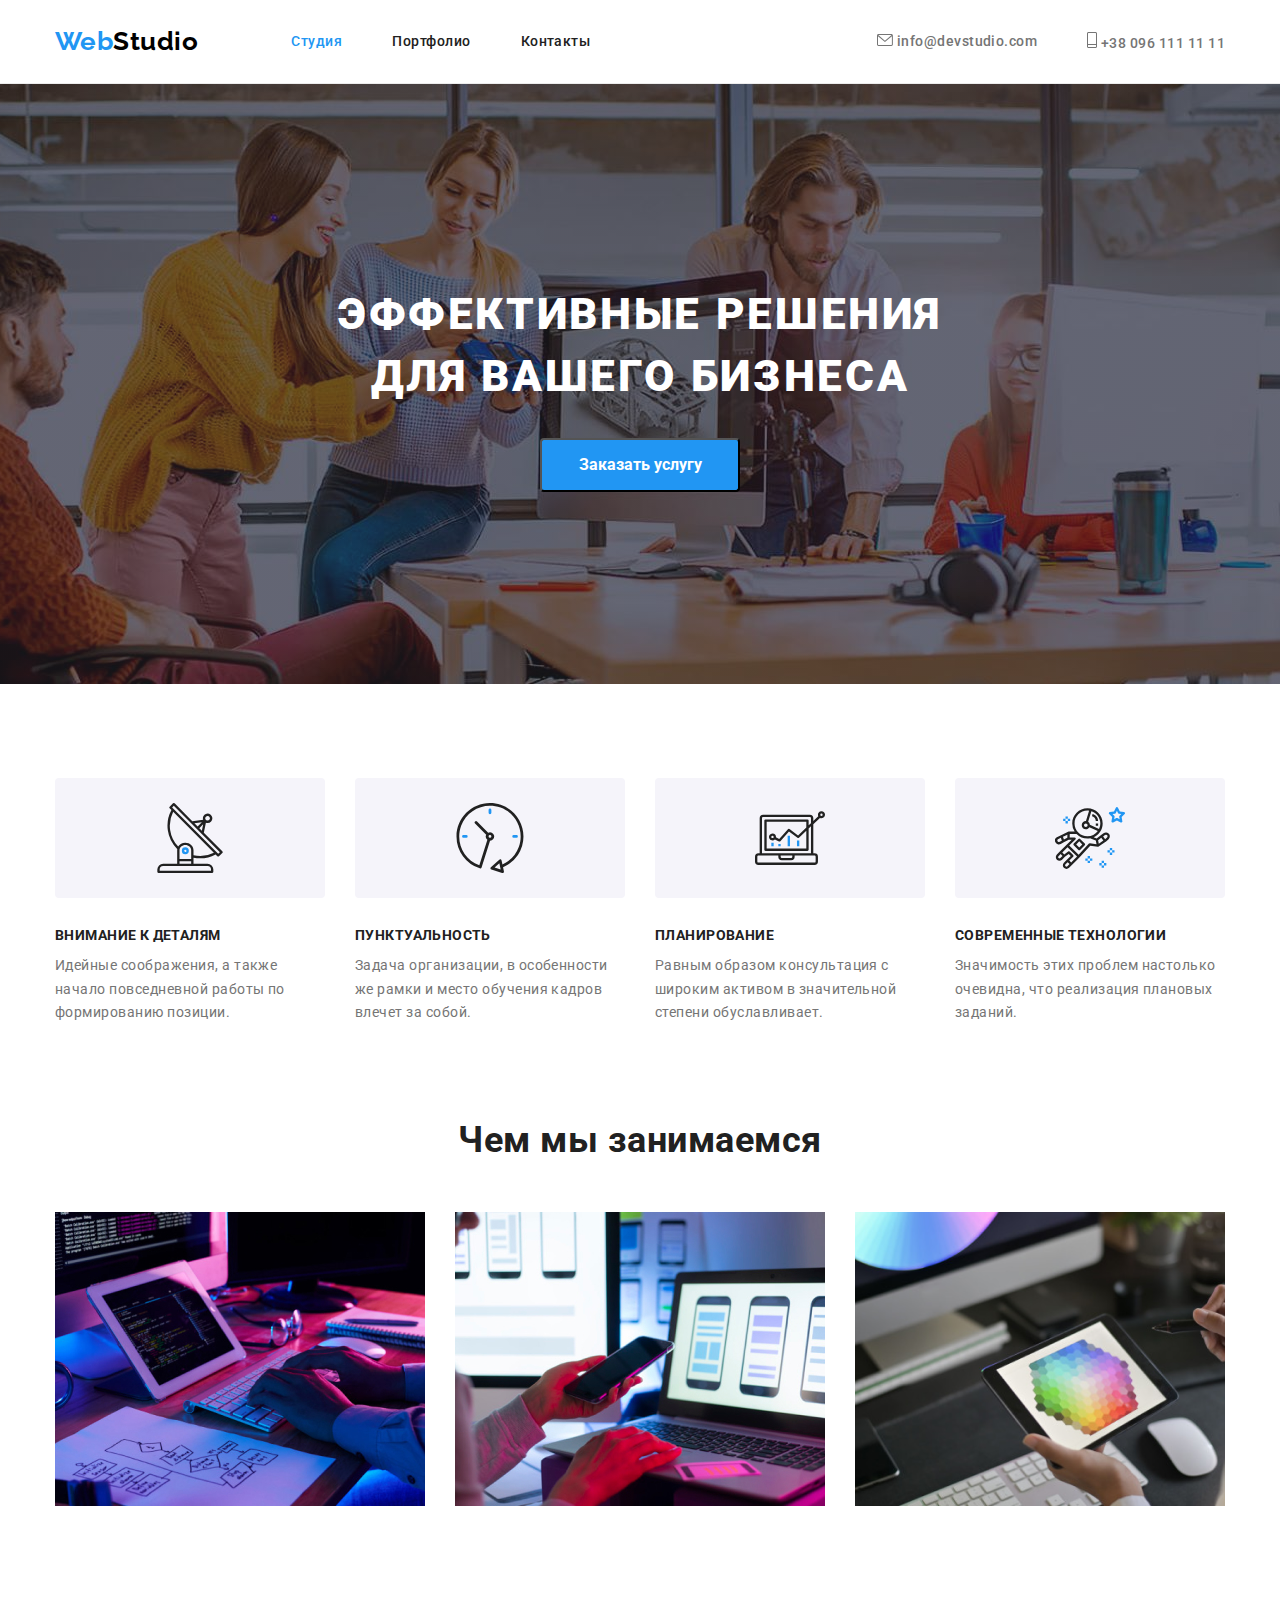
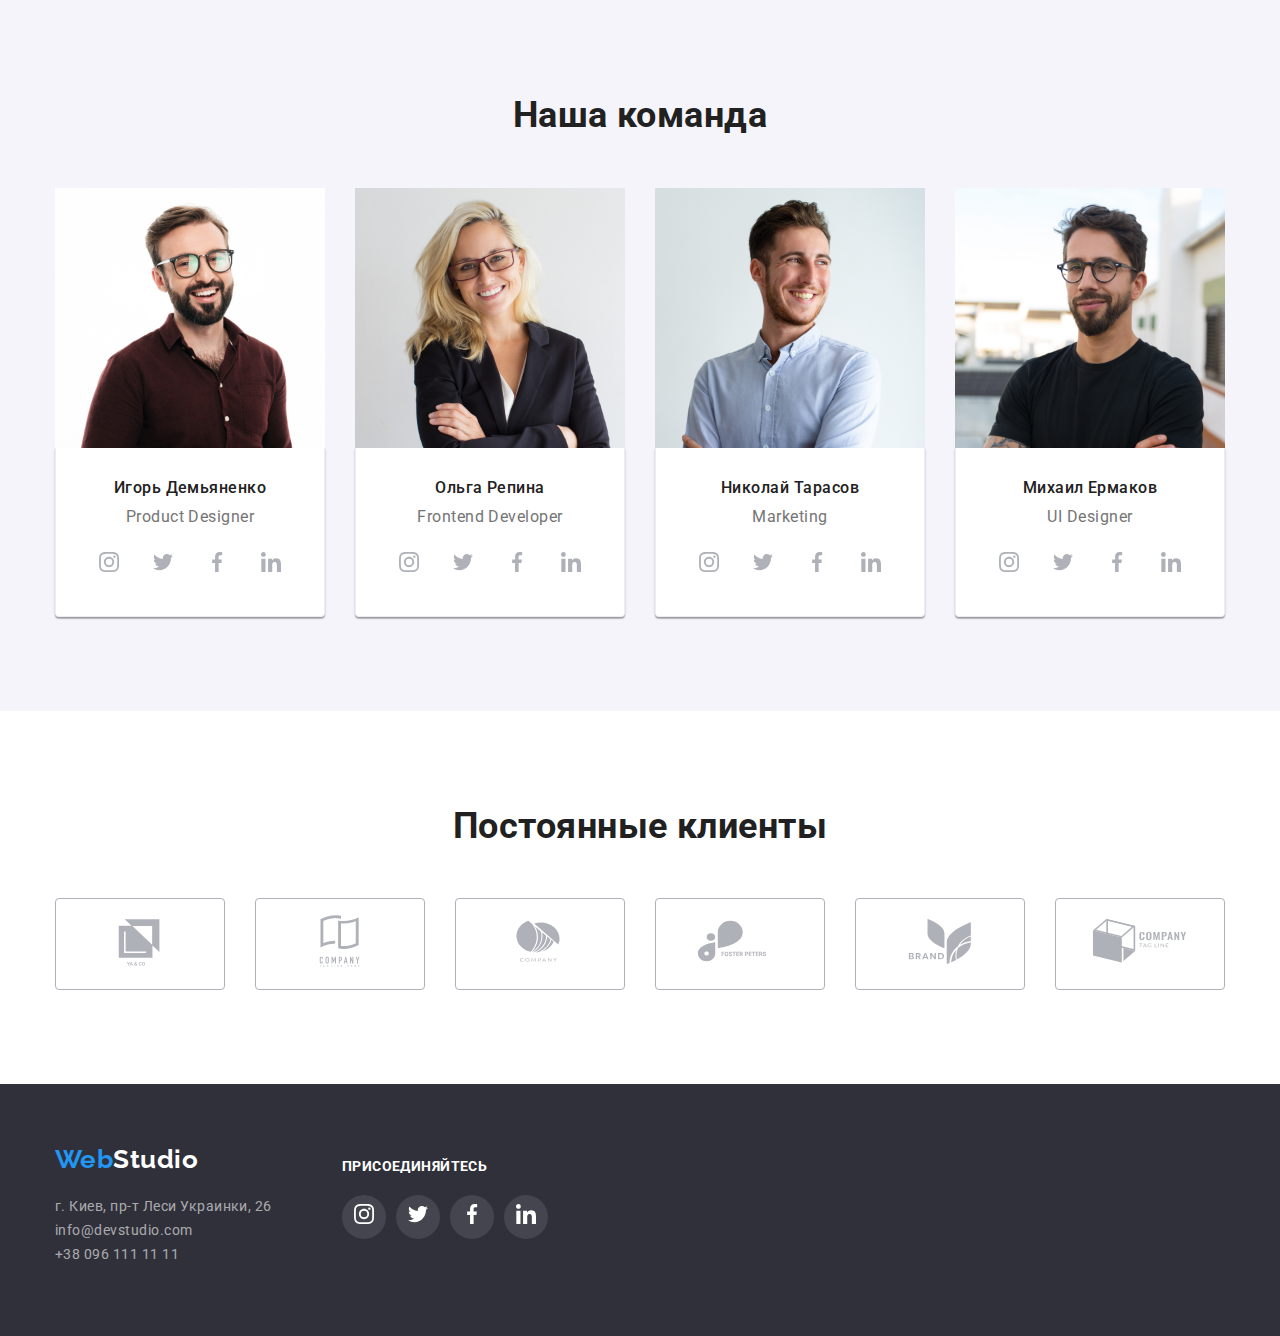
<file: index.html>
<!DOCTYPE html>
<html lang="ru">
<head>
    <meta charset="UTF-8">
    <meta http-equiv="X-UA-Compatible" content="IE=edge">
    <meta name="viewport" content="width=device-width, initial-scale=1.0">
    <title>HTML-CSS 38</title>
    <link rel="preconnect" href="https://fonts.gstatic.com">
<link href="https://fonts.googleapis.com/css2?family=Raleway:wght@700&family=Roboto:wght@400;500;700;900&display=swap" rel="stylesheet">
<link href="https://cdnjs.cloudflare.com/ajax/libs/modern-normalize/1.0.0/modern-normalize.min.css" rel="stylesheet">
<link rel="stylesheet" href="./css/styles.css"/>
</head>
<body>
    <header class="header-nav">
        <div class="container nav-adres">
        <!--навигация по сайту, контакты-->
        <nav class="main-nav">
        <a href="" class="logo">
        <span class="web">Web</span><span>Studio</span>
        </a>
            <ul class="site-nav">
                <li class="item">
                    <a href="" class="link current">Студия</a>
                </li> 
                <li class="item">
                    <a href="./portfolio.html" class="link">Портфолио</a>
                </li>
                <li class="item">
                    <a href="" class="link">Контакты</a>
                </li>
            </ul>
        </nav>
        
        <ul class="site-contact">
            <li class="item link">
                
                <a href="mailto:info@devstudio.com" class="link">
                    <svg class="envelope">
                        <use href="./img/symbol-defs.svg#icon-envelope">
                        </use>
                    </svg> 
                     info@devstudio.com
                </a>
            </li>
            <li class="item link">
                
                <a href="tel:+380961111111" class="link">
                    <svg class="smartphone">
                        <use href="./img/symbol-defs.svg#icon-tel">
                        </use>
                    </svg>
                    +38 096 111 11 11
                </a>
            </li>
        </ul>
    
        </div>
    </header>
    <main>
        <section class="hero overlay ">
            <div class="container">
            <!--герой-->
                <h1 class="hero-title">
                Эффективные решения<br>для вашего бизнеса
                </h1>
                     <button type="button" class="button-order">Заказать услугу</button>
        </div>
        </section>
        <section class="section">
            <div class="container">
            <!--описание особенностей веб-студии-->
            <h2 hidden>Особенности</h2>
            <ul class="features">
                <li class="item">
                    <div class="icon-border">
                        <svg class="icon" width="70" height="70">
                        <use href="./img/symbol-defs.svg#icon-antenna">
                        </use>
                    </svg>
                    </div>
                    <h3 class="features-title">Внимание к деталям</h3>
                    <p class="features-text">Идейные соображения, а также начало повседневной работы по формированию позиции.</p>                         
                </li>
                <li class="item">
                    <div class="icon-border">
                        <svg class="icon" width="70" height="70">
                        <use href="./img/symbol-defs.svg#icon-clock">
                        </use>
                    </svg>
                    </div>
                    <h3 class="features-title" >Пунктуальность</h3>
                    <p class="features-text">Задача организации, в особенности же рамки и место обучения кадров влечет за собой.</p>                         
                </li>
                <li class="item">
                    <div class="icon-border">
                        <svg class="icon" width="70" height="70" >
                        <use href="./img/symbol-defs.svg#icon-diagram">
                        </use>
                    </svg>
                    </div>
                    <h3 class="features-title">Планирование</h3>
                    <p class="features-text" >Равным образом консультация с широким активом в значительной степени обуславливает.</p>                         
                </li>
                <li class="item"> 
                    <div class="icon-border">
                        <svg class="icon" width="70" height="70">
                        <use href="./img/symbol-defs.svg#icon-astronaut">
                        </use>
                    </svg>
                    </div>
                    <h3 class="features-title" >Современные технологии</h3>
                    <p class="features-text">Значимость этих проблем настолько очевидна, что реализация плановых заданий.</p>                         
                </li>
            </ul>
        </div>
        </section>
        <section class="section specification">
            <div class="container">
            <!--чем занимается веб-студия-->
            <h2 class="section-title specification-title" >Чем мы занимаемся</h2>
            <ul class="specification-image">
                <li class="item">
                    <img src="./img/imgv.jpg" alt="ПК, планшет,клавиатура,блокнот на столе" width="370"/>
                </li>
                <li class="item">
                    <img src="./img/imgj.jpg" alt="Смартфон и ноутбук" width="370"/>
                </li>
                <li class="item">
                    <img src="./img/imgd.png" alt="Ноутбук, мышь, планшет" width="370"/>
                </li>
            </ul>
        </div>
        </section>
        <section class="section team">
            <div class="container">
            <!--сотрудники веб-студии--> 
            <h2 class="section-title team-title">Наша команда</h2>
            <ul class="team-image">
                <li class="item">
                    <img src="./img/igor.jpg" alt="Игорь Демьяненко" width="270"/>
                    <div class="team-border">
                    <h3 class="team-name">Игорь Демьяненко</h3>
                    <p lang="en" class="team-profession">Product Designer</p>
                    <ul class="socialnet">
                        <li class="item link"> 
                            <a href="#">
                            <svg  class="linknet" width="20" height="20">
                                <use href="./img/symbol-defs.svg#icon-insta">
                                </use>
                            </svg>
                        </a>
                        </li>
                        <li class="item link">
                            <a href="#">
                            <svg class="linknet" width="20" height="20">
                                <use href="./img/symbol-defs.svg#icon-twit">
                                </use>
                            </svg>
                        </a>
                        </li>
                        <li class="item link">
                            <a href="#">
                            <svg class="linknet" width="20" height="20">
                                <use href="./img/symbol-defs.svg#icon-fb">
                                </use>
                            </svg>
                        </a>
                        </li>
                        <li class="item link">
                            <a href="#">
                            <svg class="linknet" width="20" height="20">
                                <use href="./img/symbol-defs.svg#icon-in">
                                </use>
                            </svg>
                        </a>
                        </li>
                    </ul>
                </div>
                </li>
                <li class="item">
                    <img src="./img/olga.jpg" alt="Ольга Репина" width="270"/>
                    <div class="team-border">
                    <h3 class="team-name">Ольга Репина</h3>
                    <p lang="en" class="team-profession">Frontend Developer</p>
                    <ul class="socialnet">
                        <li class="item link"> 
                            <a href="#" >
                            <svg  class="linknet" width="20" height="20">
                                <use href="./img/symbol-defs.svg#icon-insta">
                                </use>
                            </svg>
                        </a>
                        </li>
                        <li class="item link">
                            <a href="#">
                            <svg class="linknet" width="20" height="20">
                                <use href="./img/symbol-defs.svg#icon-twit">
                                </use>
                            </svg>
                        </a>
                        </li>
                        <li class="item link">
                            <a href="#">
                            <svg class="linknet" width="20" height="20">
                                <use href="./img/symbol-defs.svg#icon-fb">
                                </use>
                            </svg>
                        </a>
                        </li>
                        <li class="item link">
                            <a href="#">
                            <svg class="linknet" width="20" height="20">
                                <use href="./img/symbol-defs.svg#icon-in">
                                </use>
                            </svg>
                        </a>
                        </li>
                    </ul>

                </div>
                </li>
                <li class="item">
                    <img src="./img/nik.jpg" alt="Николай Тарасов" width="270"/>
                    <div class="team-border">
                    <h3 class="team-name">Николай Тарасов</h3>
                    <p lang="en" class="team-profession">Marketing</p>
                    <ul class="socialnet">
                        <li class="item link"> 
                            <a href="#" >
                            <svg  class="linknet" width="20" height="20">
                                <use href="./img/symbol-defs.svg#icon-insta">
                                </use>
                            </svg>
                        </a>
                        </li>
                        <li class="item link">
                            <a href="#">
                            <svg class="linknet" width="20" height="20">
                                <use href="./img/symbol-defs.svg#icon-twit">
                                </use>
                            </svg>
                        </a>
                        </li>
                        <li class="item link">
                            <a href="#">
                            <svg class="linknet" width="20" height="20">
                                <use href="./img/symbol-defs.svg#icon-fb">
                                </use>
                            </svg>
                        </a>
                        </li>
                        <li class="item link">
                            <a href="#">
                            <svg class="linknet" width="20" height="20">
                                <use href="./img/symbol-defs.svg#icon-in">
                                </use>
                            </svg>
                        </a>
                        </li>
                    </ul>  
                </div>   
                </li>
                <li  class="item">
                    <img src="./img/maikl.jpg" alt="Михаил Ермаков" width="270"/>
                    <div class="team-border">
                    <h3 class="team-name">Михаил Ермаков</h3>
                    <p lang="en" class="team-profession">UI Designer</p>
                    <ul class="socialnet">
                        <li class="item link"> 
                            <a href="#" >
                            <svg  class="linknet" width="20" height="20">
                                <use href="./img/symbol-defs.svg#icon-insta">
                                </use>
                            </svg>
                        </a>
                        </li>
                        <li class="item link">
                            <a href="#">
                            <svg class="linknet" width="20" height="20">
                                <use href="./img/symbol-defs.svg#icon-twit">
                                </use>
                            </svg>
                        </a>
                        </li>
                        <li class="item link">
                            <a href="#">
                            <svg class="linknet" width="20" height="20">
                                <use href="./img/symbol-defs.svg#icon-fb">
                                </use>
                            </svg>
                        </a>
                        </li>
                        <li class="item link">
                            <a href="#">
                            <svg class="linknet" width="20" height="20">
                                <use href="./img/symbol-defs.svg#icon-in">
                                </use>
                            </svg>
                        </a>
                        </li>
                    </ul>

                </div>
                </li>
            </ul>
        </div>
        </section>
        <section class="section">
            <div class="container">
            <!--постоянные клиенты-->
            <h2 class="section-title specification-title" >Постоянные клиенты</h2>
            <ul class="klient">
                <li class="item link">
                    <a href="">
                    <svg class="klient-logo" width="106" height="60">
                        <use href="./img/symbol-defs.svg#icon-logoyaco"></use>
                    </svg> 
                </a>           
                  </li>
                  <li class="item link">
                      <a href="">
                    <svg class="klient-logo" width="106" height="60">
                        <use href="./img/symbol-defs.svg#icon-logotagline"></use>
                    </svg>   
                </a>            
                  </li>
                  <li class="item link">
                      <a href="">
                    <svg class="klient-logo" width="106" height="60">
                        <use href="./img/symbol-defs.svg#icon-logocomp"></use>
                    </svg> 
                    </a>               
                  </li>
                  <li class="item link">
                      <a href="">
                    <svg class="klient-logo" width="106" height="60">
                        <use href="./img/symbol-defs.svg#icon-logofoster"></use>
                    </svg> 
                </a>              
                  </li>
                  <li class="item link">
                      <a href="">
                    <svg class="klient-logo" width="106" height="60">
                        <use href="./img/symbol-defs.svg#icon-logobrand"></use>
                    </svg> 
                </a>               
                  </li>
                  <li class="item link">
                      <a href="">
                    <svg class="klient-logo" width="106" height="60">
                        <use href="./img/symbol-defs.svg#icon-logocomptagline"></use>
                    </svg>  
                </a>             
                  </li>
            </ul>
        </div>
        </section>
    </main>
    <footer class="footer">
        <div class="container footer-container">
        <div class="itemadres footer-adres">
        <div class="logotip">
        <a href="" class="logo-footer">
            <span class="web">Web</span><span>Studio</span>
            </a>
        </div>
        <div class="logoadres">
            <address class="adres">
                <ul>
                    <li>
                        <a href="" class="adres-link">г. Киев, пр-т Леси Украинки, 26</a>
                    </li>
                    <li>
                        <a href="mailto:info@devstudio.com" class="adres-link">info@devstudio.com</a>
                    </li>
                    <li>
                        <a href="tel:+380961111111" class="adres-link">+38 096 111 11 11</a>
                    </li>
                    </ul>
                </address>
        </div>
        </div>
            <div class="itemadres socialnetadres">
            <!--Присоединяйтесь в социальных сетях-->
            <h3 class="join-title">ПРИСОЕДИНЯЙТЕСЬ</h3>
            <ul class="socialnet-footer">
                <li class="item link"> 
                    <a href="#">
                    <svg class="linknet-footer" width="20" height="20">
                        <use href="./img/symbol-defs.svg#icon-insta">
                        </use>
                    </svg>
                </a>
                </li>
                <li class="item link">
                    <a href="#">
                    <svg class="linknet-footer" width="20" height="20">
                        <use href="./img/symbol-defs.svg#icon-twit">
                        </use>
                    </svg>
                </a>
                </li>
                <li class="item link">
                    <a href="#">
                    <svg class="linknet-footer" width="20" height="20">
                        <use href="./img/symbol-defs.svg#icon-fb">
                        </use>
                    </svg>
                </a>
                </li>
                <li class="item link">
                    <a href="#">
                    <svg class="linknet-footer" width="20" height="20">
                        <use href="./img/symbol-defs.svg#icon-in">
                        </use>
                    </svg>
                </a>
                </li>
            </ul>
            </div>
        </div>   
    </footer>
</body>
</html>
</file>
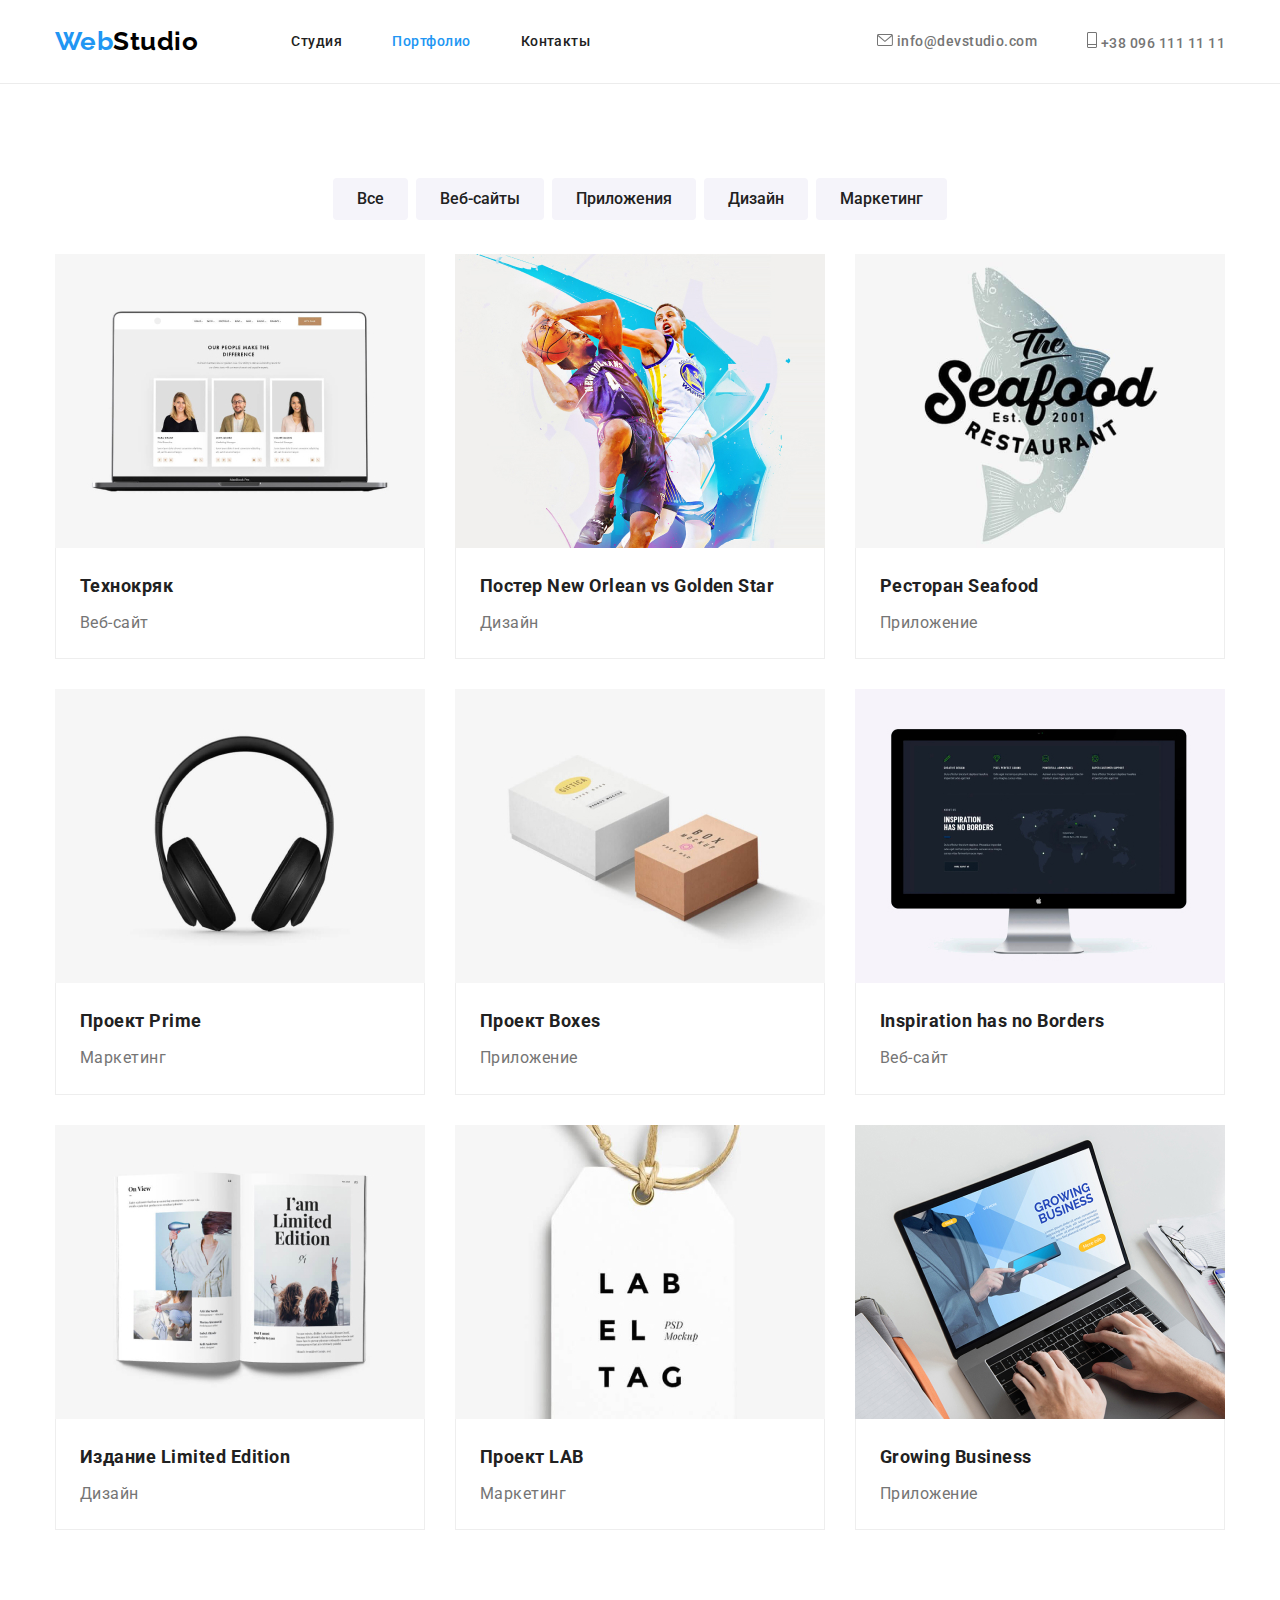
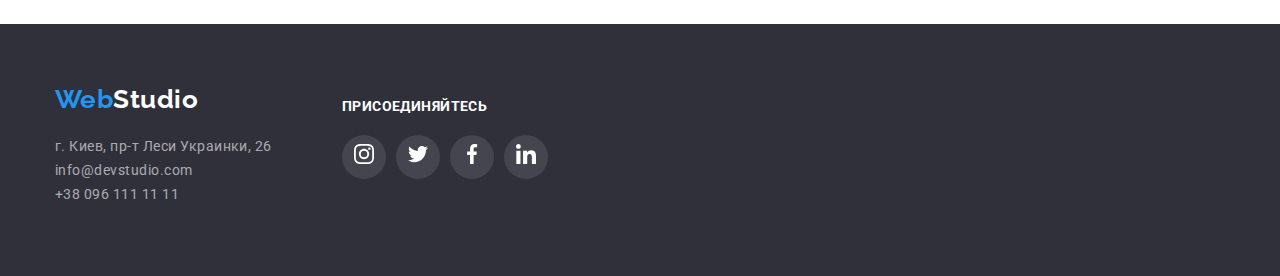
<file: portfolio.html>
<!DOCTYPE html>
<html lang="ru">
<head>
    <meta charset="UTF-8">
    <meta http-equiv="X-UA-Compatible" content="IE=edge">
    <meta name="viewport" content="width=device-width, initial-scale=1.0">
    <title>PORTFOLIO 38</title>
    <link rel="preconnect" href="https://fonts.gstatic.com">
<link href="https://fonts.googleapis.com/css2?family=Raleway:wght@700&family=Roboto:wght@400;500;700;900&display=swap" rel="stylesheet">
<link href="https://cdnjs.cloudflare.com/ajax/libs/modern-normalize/1.0.0/modern-normalize.min.css" rel="stylesheet">
<link rel="stylesheet" href="./css/styles.css"/>
</head>
<body>
    <header class="header-nav">
        <div class="container nav-adres">
        <!--навигация по сайту, контакты-->
        <nav class="main-nav">
            <a href="" class="logo">
            <span class="web">Web</span><span>Studio</span>
            </a>
                <ul class="site-nav">
                    <li class="item">
                        <a href="./index.html" class="link">Студия</a>
                    </li>
                    <li class="item">
                        <a href="" class="link current">Портфолио</a>
                    </li>
                    <li class="item">
                        <a href="" class="link">Контакты</a>
                    </li>
                </ul>
            
        </nav>
        <ul class="site-contact">
            <li class="item link">
                
                <a href="mailto:info@devstudio.com" class="link">
                    <svg class="envelope">
                        <use href="./img/symbol-defs.svg#icon-envelope">
                        </use>
                    </svg>
                    info@devstudio.com
                </a>
            </li>
            <li class="item link">
                
                <a href="tel:+380961111111" class="link">
                    <svg class="smartphone">
                        <use href="./img/symbol-defs.svg#icon-tel">
                        </use>
                    </svg>
                    +38 096 111 11 11
                </a>
            </li>
        </ul>
    </div>
    </header>
    <main>
        <section class="section">
            <div class="container">
            <ul class="filter">
                <li class="item">
                    <button type="button" class="button-filter">Все</button>
                </li>
                <li class="item"> 
                    <button type="button" class="button-filter">Веб-сайты</button>
                </li>
                <li class="item" >
                    <button type="button" class="button-filter">Приложения</button>
                </li> 
                <li class="item" >
                   <button type="button" class="button-filter">Дизайн</button>
                </li>
                <li class="item" >
                    <button type="button" class="button-filter">Маркетинг</button>
                </li>
            </ul>
                <ul class="project"> 
                    <li class="card">
                        <div class="card-project">
                        <img src="./img/project/tecnokryak.jpg" alt="фотографии сотрудников" width="370">
                        <div class="project-border">
                        <h3 class="project-title">Технокряк</h3>
                        <a href=""><p class="project-filter">Веб-сайт</p></a>
                        </div>
                    </div>
                    </li> 
                    <li class="card">
                        <div class="card-project">
                        <img src="./img/project/poster.jpg" alt="два баскетболиста и мяч" width="370">
                        <div class="project-border">
                        <h3 class="project-title">Постер New Orlean vs Golden Star</h3>
                        <a href=""><p class="project-filter">Дизайн</p></a>
                    </div>
                </div>
                    </li> 
                    <li class="card">
                        <div class="card-project">
                        <img src="./img/project/seafood.png" alt="рыба" width="370">
                        <div class="project-border">
                        <h3 class="project-title">Ресторан Seafood</h3>
                        <a href=""><p class="project-filter">Приложение</p></a>
                    </div>
                </div>
                    </li> 
                    <li class="card">
                        <div class="card-project">
                        <img src="./img/project/prime.jpg" alt="наушники" width="370">
                        <div class="project-border">
                        <h3 class="project-title">Проект Prime</h3>
                        <a href=""><p class="project-filter">Маркетинг</p></a>
                    </div> 
                </div>
                    </li> 
                    <li class="card">
                        <div class="card-project">
                        <img src="./img/project/boxes.jpg" alt="две коробки" width="370">
                        <div class="project-border">
                        <h3 class="project-title">Проект Boxes</h3>
                        <a href=""><p class="project-filter">Приложение</p></a>
                    </div>
                </div>
                    </li> 
                    <li class="card">
                        <div class="card-project">
                        <img src="./img/project/inspiration.jpg" alt="экран компьютера" width="370">
                        <div class="project-border">
                        <h3 class="project-title">Inspiration has no Borders</h3>
                        <a href=""><p class="project-filter">Веб-сайт</p></a>
                    </div>
                </div>
                    </li> 
                    <li class="card">
                        <div class="card-project">
                        <img src="./img/project/edition.jpg" alt="книга" width="370">
                        <div class="project-border">
                        <h3 class="project-title">Издание Limited Edition</h3>
                        <a href=""><p class="project-filter">Дизайн</p></a>
                    </div>
                </div>
                    </li> 
                    <li class="card">
                        <div class="card-project">                       
                      <img src="./img/project/lab.jpg" alt="этикетка" width="370">
                        <div class="project-border">
                        <h3 class="project-title">Проект LAB</h3>
                        <a href=""><p class="project-filter">Маркетинг</p></a>
                    </div>  
                </div>
                    </li>
                    <li class="card">
                        <div class="card-project">
                        <img src="./img/project/business.jpg" alt="ноутбук" width="370">
                        <div class="project-border">
                        <h3 class="project-title">Growing Business</h3>
                        <a href=""><p class="project-filter">Приложение</p></a>
                    </div>
                    </div>
                    </li>
                </ul>
            </div>
        </section>
    </main>
    <footer class="footer">
        <div class="container footer-container">
        <div class="itemadres footer-adres">
        <div class="logotip">
        <a href="" class="logo-footer">
            <span class="web">Web</span><span>Studio</span>
            </a>
        </div>
        <div class="logoadres">
            <address class="adres">
                <ul>
                    <li>
                        <a href="" class="adres-link">г. Киев, пр-т Леси Украинки, 26</a>
                    </li>
                    <li>
                        <a href="mailto:info@devstudio.com" class="adres-link">info@devstudio.com</a>
                    </li>
                    <li>
                        <a href="tel:+380961111111" class="adres-link">+38 096 111 11 11</a>
                    </li>
                    </ul>
                </address>
        </div>
        </div>
            <div class="itemadres socialnetadres">
            <!--Присоединяйтесь в социальных сетях-->
            <h3 class="join-title">ПРИСОЕДИНЯЙТЕСЬ</h3>
            <ul class="socialnet-footer">
                <li class="item link"> 
                    <a href="#">
                    <svg class="linknet-footer" width="20" height="20">
                        <use href="./img/symbol-defs.svg#icon-insta">
                        </use>
                    </svg>
                </a>
                </li>
                <li class="item link">
                    <a href="#">
                    <svg class="linknet-footer" width="20" height="20">
                        <use href="./img/symbol-defs.svg#icon-twit">
                        </use>
                    </svg>
                </a>
                </li>
                <li class="item link">
                    <a href="#">
                    <svg class="linknet-footer" width="20" height="20">
                        <use href="./img/symbol-defs.svg#icon-fb">
                        </use>
                    </svg>
                </a>
                </li>
                <li class="item link">
                    <a href="#">
                    <svg class="linknet-footer" width="20" height="20">
                        <use href="./img/symbol-defs.svg#icon-in">
                        </use>
                    </svg>
                </a>
                </li>
            </ul>
            </div>
        </div>   
    </footer>    
</body>
</html>
</file>
<file: css/styles.css>
*,
*::before,
*::after {
    box-sizing: border-box;
}
/*часто используемые цвета*/
:root {
    --main-text-color: #757575;
    --title-text-color:  #212121;
    --accent-color: #2196F3;
    --main-bg-color: #FFFFFF;
    
}
/* основной шрифт, цвет фона и основной цвет текста*/ 
body {
    max-width: 1600px;
    background-color: var(--main-bg-color);
    color: var(--main-text-color);
    font-family: Roboto, sans-serif;
    letter-spacing: 0.03em;
}
/* убираем точки у списка*/
ul {
    padding: 0;
    margin: 0;
    list-style: none;
}
/* устанавливаем размеры контейнера*/
.container {
    margin-left: auto;
    margin-right: auto;
    width: 1200px;
    padding-left: 15px;
    padding-right: 15px;
}
.section {
    padding-top: 94px;
    padding-bottom: 94px;
}
/*убираем у ссылок подчеркивание*/
a {
    text-decoration: none;
}
/*обязательно задаем*/
img {
    display: block;
    width: 100%;
    height: auto;

}
h1, h2, h3, h4, h5, h6 {
    margin: 0;
    padding: 0;
}

/* нижняя рамка блока навигации*/
.header-nav {
    border-bottom: 1px solid #ECECEC;
}
/* распологаем меню навигации по гризонтали*/
.main-nav {
    display: flex;
    align-items: center;
    
}
.nav-adres {
    display: flex;
    align-items: center;
}
/* шрифт,цвет логотипа */
.web {
    color: var(--accent-color);
    font-family: Raleway;
    font-size: 26px;
    font-weight: 700;
    line-height: 1.2;
}
.logo {
    color: #000000;
    font-family: Raleway;
    font-size: 26px;
    font-weight: 700;
    line-height: 1.2;
}
/* шрифт,цвет, расположение ссылок в меню навигации */

.site-nav {
    display: flex;
    margin-left: 93px;
   
}
.site-nav .item + .item {
    margin-left: 50px;
}
.site-nav .link {
    display: block;
    padding-top: 32px;
    padding-bottom: 32px;

    color: var(--title-text-color);
    font-size: 14px;
    font-weight: 500;
    line-height: 1.1;
}
.site-nav .link:hover,
.site-nav .link:focus {
    color: var(--accent-color);
}
.site-nav .link.current{
    color: var(--accent-color);
}
.site-contact {
    display: flex;
    margin-left: auto;
    align-items: center ;
}
.site-contact .item + .item {
    margin-left: 50px ;
}
.site-contact .link {
    padding-top: 32px;
    padding-bottom: 32px;
    color: var(--main-text-color);
    font-size: 14px;
    font-weight: 500;
    line-height: 1.1;
}
.site-contact .link:hover,
.site-contact .link:focus {
    color: var(--accent-color);
}
.envelope {
    width: 16px;
    height: 12px;
    fill: currentColor;
}
.smartphone {
    width: 10px;
    height: 16px;
    fill: currentColor;
}

/*Градиент*/
.overlay {
    max-width: 1600px;
    height: 600px;
    margin-left: auto;
    margin-right: auto;
    background-image: linear-gradient(
       to right, 
       rgba(47, 48, 58, 0.4), 
       rgba(47, 48, 58, 0.4)), 
       url(../img/heroimage.jpg);
    background-repeat: no-repeat;
    background-position: center;
    background-size: cover;
}
.hero {
    padding: 200px 0;
    max-width: 1600px;
    text-align: center;
    background-color: #C4C4C4;
}

/* шрифт,цвет фона и заголовка героя, размеры*/
.hero-title {
    margin-top: 0;
    margin-bottom: 30px;
    min-width: 696px;

    color: var(--main-bg-color);
    font-size: 44px;
    font-weight: 900;
    line-height: 1.4;
    letter-spacing: 0.06em;
    text-transform: uppercase;
}
/* кнопка заказать услугу*/
.button-order {
    display: inline-block;
    border-radius: 4px;
    padding: 10px 32px;
    min-width: 200px;
    border: 1 px solid transparent;

    color: var(--main-bg-color);
    background-color: var(--accent-color);
    font-size: 16px;
    font-weight: 700;
    line-height: 1.9;
}
.button-order:hover,
.button-order:focus {
    background-color: #188CE8;
    
}

/* цвет заголовков в секциях*/

.section-title {
    margin-top: 0;
    margin-bottom: 50px;

    color: var(--title-text-color);
    font-size: 36px;
    font-weight: 700;
    line-height: 1.2;
}
/* расположение, шрифт в секции особенности*/
.footer-container {
    display: flex;
}
.features {
    display: flex;
}
.features .item {
    width: 270px;
    
}
.features .item + .item {
    margin-left: 30px;
}
.features .item::before {
    display: flex;
    
}
.icon-border {
    display: flex;
    width: 270px;
    height: 120px;
    justify-content: center;
    align-items: center;
    margin-bottom: 30px;
    border-radius: 4px;
    background-color: #F5F4FA
}

.features-title {
    padding-bottom: 0;
    color: var(--title-text-color);
    font-size: 14px;
    font-weight: 700;
    line-height: 1.1;
    letter-spacing: 0.03em;
    text-transform: uppercase;
}

.features-text {
    margin-top: 0;
    margin-bottom: 0;
    margin-top: 10px;
    font-size: 14px;
    font-weight: 400;
    line-height: 1.7;
}
/* расположение секции чем занимаемся*/
.specification {
    padding-top: 0;
}
.specification-title {
    text-align: center;
}
.specification-image {
    display: flex;
}
.specification .item + .item{
    margin-left: 30px; 
}
/* расположение карточек,шрифт в секции наша команда*/
.team {
background: #F5F4FA;
}
.team-title {
    text-align: center;
}
.team-image {
    display: flex;
}
.team-image .item + .item{
   margin-left: 30px; 
}

.team-name {
    color: var(--title-text-color);
    font-size: 16px;
    font-weight: 500;
    line-height: 1.2;
}
.team-profession {
    margin-top: 10px;
    margin-bottom: 0;
    font-size: 16px;
    font-weight: 400;
    line-height: 1.2;
}
.socialnet {
    display: flex;
    justify-content: center;
    margin-top: 16px;
}
.socialnet .item + .item {
    margin-left: 10px;
}
.socialnet .link{
    display: flex;
    justify-content: center;
    align-items: center;
    width: 44px;
    height: 44px;
    border-radius: 50%;
    background-color: var(--main-bg-color)
}
.socialnet .link:hover,
.socialnet .link:focus {
    background-color: var(--accent-color);

}
.linknet {
    background-position: center;
    fill:#AFB1B8;
    
}
.socialnet .link:hover .linknet,
.socialnet .link:focus .linknet  {
    fill: var(--main-bg-color);
}

.team-border {
    padding-top: 30px;
    padding-bottom: 30px;
    text-align: center;
    background: #FFFFFF;
    box-shadow: 0px 1px 3px rgba(0, 0, 0, 0.12), 0px 1px 1px rgba(0, 0, 0, 0.14), 0px 2px 1px rgba(0, 0, 0, 0.2);
    border-radius: 0px 0px 4px 4px;
    border-right: 1px solid #EEEEEE; 
    border-bottom: 1px solid #EEEEEE;
    border-left: 1px solid #EEEEEE;
}

.klient {
    display: flex;
}
.klient .item + .item {
    margin-left: 30px;
}
/* Постоянные клиенты*/
.klient .link {
    display: flex;
    width: 170px;
    height: 92px;
    justify-content: center;
    align-items: center;
    border: 1px solid #AFB1B8;
    border-radius: 4px;

}
.klient-logo {
    background-position: center;
    fill: #AFB1B8;
}
.klient .link:hover,
.klient .link:focus {
    border: 1px solid var(--accent-color);  
}

.klient .link:hover .klient-logo,
.klient .link:focus .klient-logo {
    fill: var(--accent-color);
}

/* цвет фона футера и цвет логотипа*/
.footer {
    display: flex;
    background-color: #2F303A;
}
.footer .itemadres + .itemadres {
    margin-left: 70px;
}
.footer-adres {
    padding-top: 60px;
    padding-bottom: 60px;
}
.logotip {
    margin-bottom: 20px;
}

.logo-footer {
    display: inline-block;
    height: 31px;
    color: #FFFFFF;
    font-family: Raleway;
    font-family: Raleway;
    font-size: 26px;
    font-style: normal;
    font-weight: 700;
    line-height: 1.2;
}

.adres-link {
    color: #FFFFFF99;
    font-size: 14px;
    font-style: normal;
    font-weight: 400;
    line-height: 1.7;
}
.adres-link:hover,
.adres-link:focus {
    color: var(--accent-color);
}
.socialnetadres {
    padding-top: 75px;
    padding-bottom: 97px;
}
.join-title {
    margin-top: 0;
    margin-bottom: 20px;

    color: var(--main-bg-color);
    font-size: 14px;
    font-weight: 700;
    line-height: 1.1;
    letter-spacing: 0.03em;
    text-transform: uppercase;
}

.socialnet-footer {
    display: flex;
    justify-content: start;
}
.socialnet-footer .item + .item {
    margin-left: 10px;
}
.socialnet-footer .link{
    display: flex;
    justify-content: center;
    align-items: center;
    width: 44px;
    height: 44px;
    border-radius: 50%;
    background-color: #FFFFFF1A;
}
.socialnet-footer .link:hover,
.socialnet-footer .link:focus {
    background-color: var(--accent-color);
}
.linknet-footer {
    background-position: center;
    fill:var(--main-bg-color);
}

/* стили ПОРТФОЛИО */
/* кнопки фильтров*/
.filter {
    display: flex;
    justify-content: center;
    margin-bottom: 34px;
}
.filter .item + .item {
    margin-left: 8px;
}
.button-filter {
    padding: 6px 22px;
    border-radius: 4px;
    min-width: 73px;
    border-color: transparent;
    color: var(--title-text-color);
    background-color: #F5F4FA;
    font-size: 16px;
    font-weight: 500;
    line-height: 1.6; 

}
.button-filter:hover,
.button-filter:focus {
    color: var(--main-bg-color);
    background-color: var(--accent-color);
    box-shadow: 0px 2px 2px 0px rgba(0, 0, 0, 0.12),
    0px 3px 1px 0px rgba(0, 0, 0, 0.1),
    0px 4px 4px 0px rgba(0, 0, 0, 0.25);
}

/*расположение карточек, цвет заголовков проектов*/
.project {
    display: flex;
    flex-wrap: wrap;
}
.card {
width: 370px;
margin-right: 30px;
margin-bottom: 30px;
}
.card:nth-child(3n) {
    margin-right: 0;
}
.card:nth-last-child(-n + 3) {
    margin-bottom: 0;
}
.project-title {
    margin-top: 0;
    margin-bottom: 0;
    margin-bottom: 4px;
    color: var(--title-text-color);
    font-size: 18px;
    font-weight: 700;
    line-height: 2.0; 
}
.project-filter {
    margin-top: 0;
    margin-bottom: 0;
    color: var(--main-text-color);
    font-size: 16px;
    font-weight: 400;
    line-height: 1.9;
}
.project-border {
    padding-top: 20px;
    padding-bottom: 20px;
    padding-left: 24px;
    border-right: 1px solid #EEEEEE; 
    border-bottom: 1px solid #EEEEEE;
    border-left: 1px solid #EEEEEE;
}
.card-project:hover,
.card-project:focus {
box-shadow: 1px 4px 6px 0px rgba(0, 0, 0, 0.16),
0px 4px 4px 0px rgba(0, 0, 0, 0.06),
0px 1px 1px 0px rgba(0, 0, 0, 0.12);
 
}
</file>
